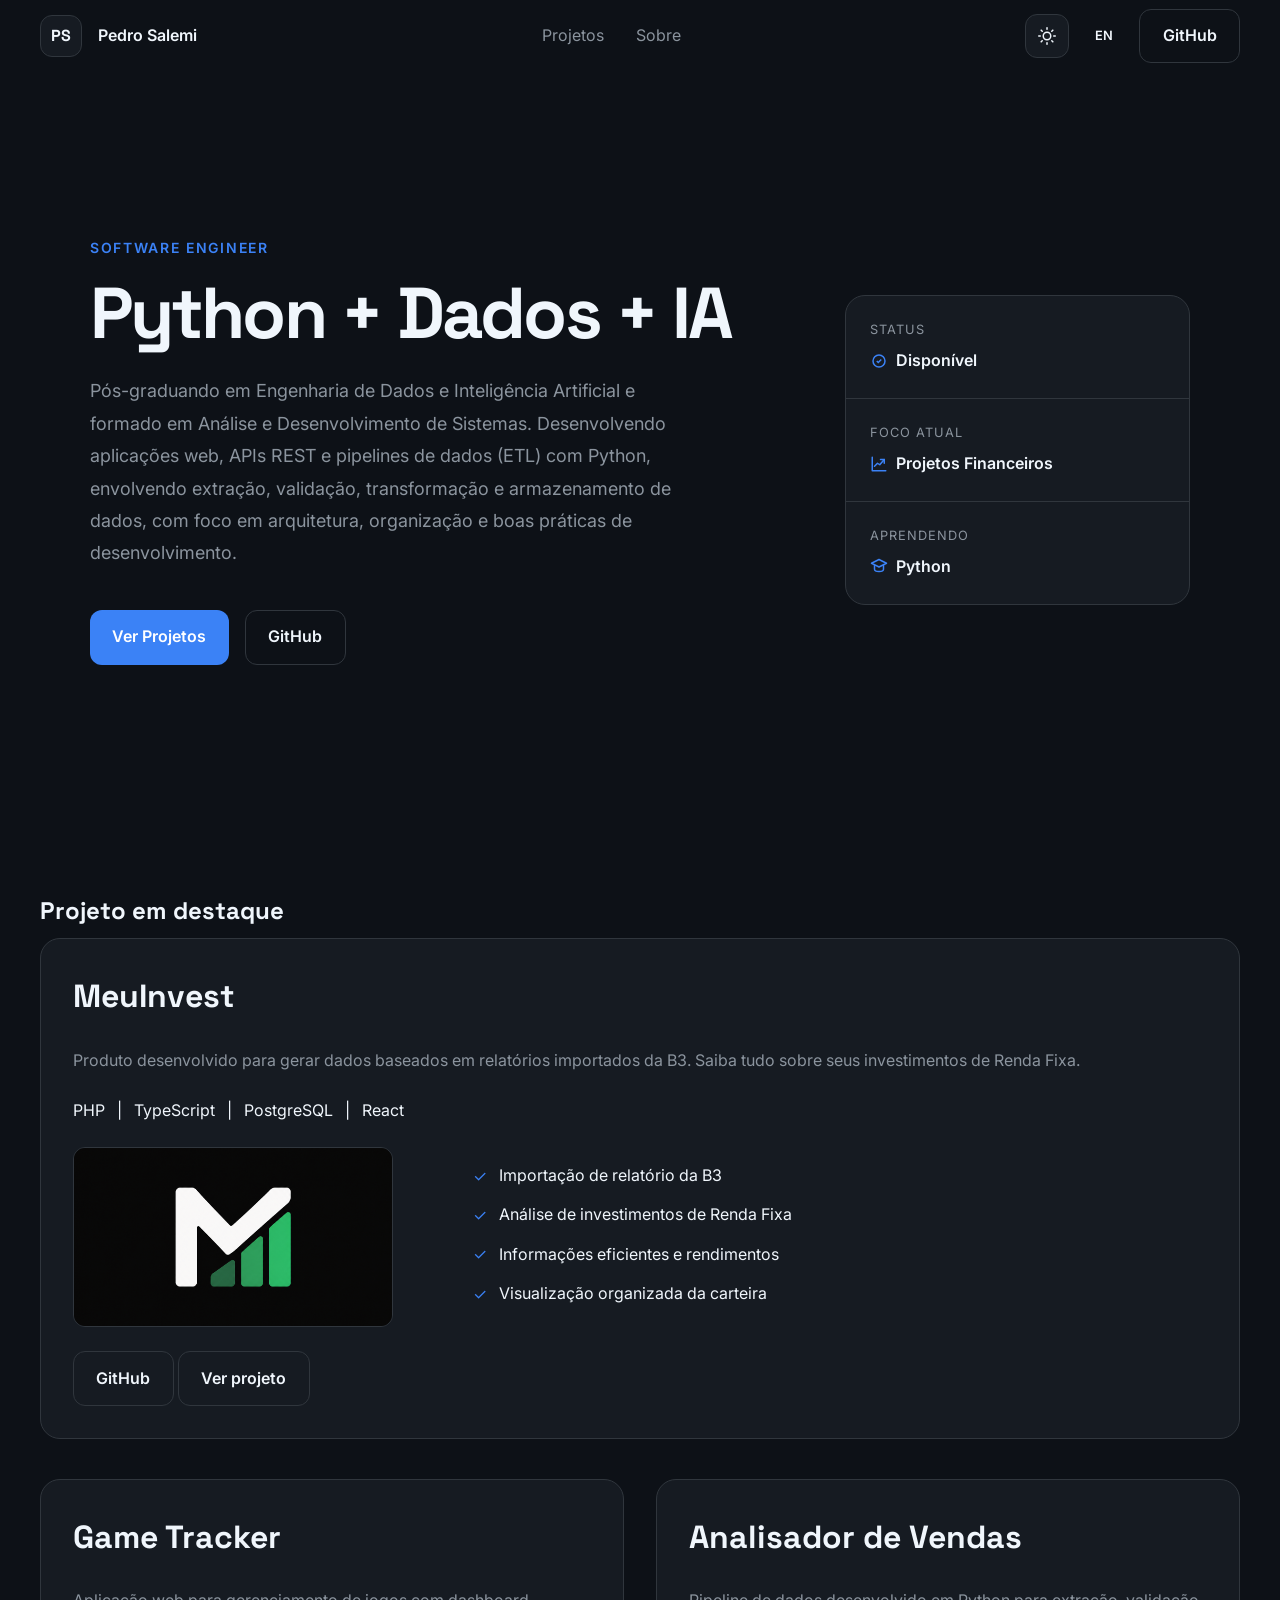
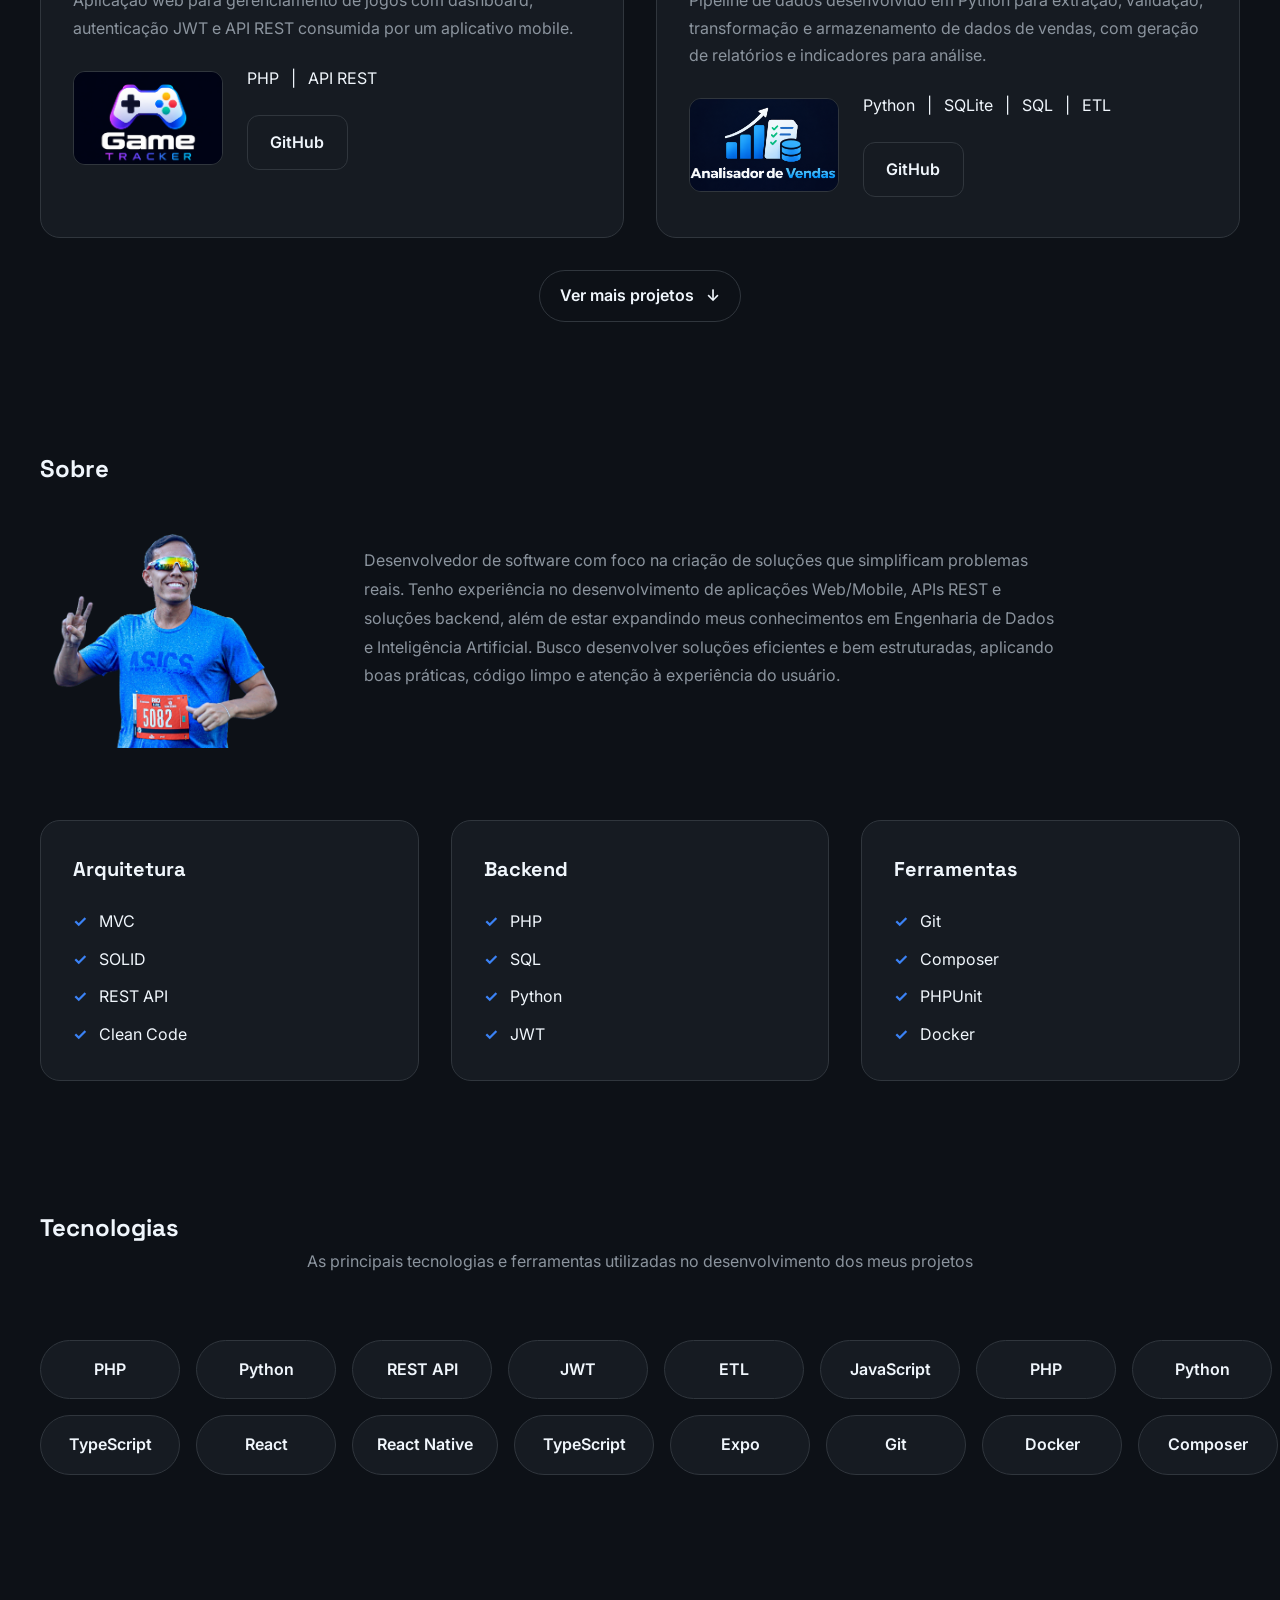
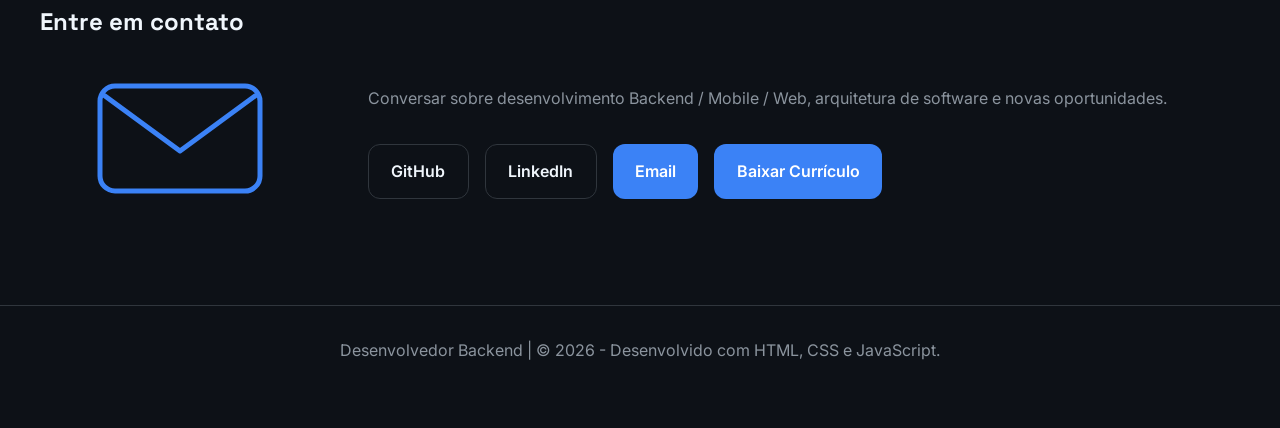
<file: index.html>
<!DOCTYPE html>
<html lang="pt-br">
<head>
    <meta charset="UTF-8">
    <meta name="viewport" content="width=device-width, initial-scale=1.0">
    <title>Pedro Salemi | Software Engineer</title>
    <meta 
        name="description"
        content="Portfólio de Pedro Salemi, desenvolvedor backend especializado em PHP, APIs REST, arquitetura de software e Mobile.">

    <link rel="preconnect" href="https://fonts.googleapis.com">
    <link rel="preconnect" href="https://fonts.gstatic.com" crossorigin>
    <link
        href="https://fonts.googleapis.com/css2?family=Inter:wght@400;500;600;700&family=Space+Grotesk:wght@500;700&display=swap"
        rel="stylesheet"
    >
    <link rel="stylesheet" href="assets/css/reset.css">
    <link rel="stylesheet" href="assets/css/variables.css">
    <link rel="stylesheet" href="assets/css/base.css">
    <link rel="stylesheet" href="assets/css/layout.css">
    <link rel="stylesheet" href="assets/css/components.css">
    <link rel="stylesheet" href="assets/css/sections.css">
    <link rel="stylesheet" href="assets/css/animations.css">
    <link rel="stylesheet" href="assets/css/responsive.css">
</head>
<body>
    <main id="app">

    </main>
    <script type="module" src="assets/js/main.js"></script>
</body>
</html>
</file>
<file: assets/css/variables.css>
/* Responsabilidade do arquivo: Cores, fontes, espa�amentos e tokens. */

:root {
    /* Colors */
    --color-background: #0D1117;
    --color-surface: #161B22;
    --color-border: #30363D;
    --color-text: #F0F6FC;
    --color-text-muted: #8B949E;
    --color-primary: #3B82F6;

    /* Typography */
    --font-title: "Space Grotesk", sans-serif;
    --font-body: "Inter", sans-serif;

    /* Layout */
    --container-width: 1200px;

    /* Border Radius */
    --radius-sm: 8px;
    --radius-md: 12px;
    --radius-lg: 20px;

    /* Spacing */
    --space-1: .5rem;
    --space-2: 1rem;
    --space-3: 1.5rem;
    --space-4: 2rem;
    --space-5: 3rem;
    --space-6: 4rem;
}

[data-theme="light"]{
    --color-background:#E5EAF0;
    --color-surface:#F4F7FA;
    --color-surface-hover:#FFFFFF;
    --color-text:#1F2937;
    --color-text-muted:#64748B;
    --color-border:#CBD5E1;
    --color-primary:#2563EB;
}

/* [data-theme="light"] .card,
[data-theme="light"] .project-card,
[data-theme="light"] .hero-panel,
[data-theme="light"] .info-card {
    box-shadow: 0 8px 24px rgba(15, 23, 42, 0.06);
} */
</file>
<file: assets/css/base.css>
/* Responsabilidade do arquivo: Estilos globais (body, a, button, etc.) */

body{
    background:var(--color-background);
    color:var(--color-text);
    font-family:var(--font-body);
    line-height:1.6;
    -webkit-font-smoothing:antialiased;
}

h1,
h2,
h3,
h4{
    font-family:var(--font-title);
    font-weight:700;
}

html{
    scroll-behavior:smooth;
}
</file>
<file: assets/css/layout.css>
/* Responsabilidade do arquivo: Containers, grid e estrutura. */

.container{
    /* O container ter� no m�ximo 1200px, mas sempre deixar� uma margem lateral de 1rem. */
    width:min(100% - 2rem, var(--container-width)); 
    margin-inline:auto;
}
</file>
<file: assets/css/components.css>
/* Responsabilidade do arquivo: BotÃµes, cards, badges, navbar... */

/* ==========================================================
   BUTTON
========================================================== */
.button {

    display: inline-flex;
    align-items: center;
    justify-content: center;
    padding: .85rem 1.4rem;
    border-radius: var(--radius-md);
    font-weight: 600;
    transition: .25s;
    cursor: pointer;
}

.button--primary {
    background: var(--color-primary);
    color: white;
}

.button--primary:hover {
    transform: translateY(-2px);
}

.button--secondary {
    border: 1px solid var(--color-border);
}

.button--secondary:hover {
    transform: translateY(-2px);
    border-color: rgba(59,130,246,.5);
}

.button--ghost{
    padding:0;
    background:none;
    border:none;
    color:var(--color-text-muted);
}

.button--ghost:hover{
    color:var(--color-primary);
}

/* ==========================================================
   navbar
========================================================== */
.navbar {
    position: fixed;
    inset: 0 0 auto 0;
    z-index: 1000;
    transition:
        background .25s ease,
        border-color .25s ease,
        backdrop-filter .25s ease;
}

.navbar__name{
    font-weight:600;
}

.navbar__container {
    height: 72px;
    display: flex;
    align-items: center;
    justify-content: space-between;
}

.navbar__content{
    height:72px;
    display:flex;
    align-items:center;
    justify-content:space-between;
}

.navbar__brand {
    display: flex;
    align-items: center;
    gap: var(--space-2);
}

.navbar__logo{
    width:42px;
    height:42px;
    display:grid;
    place-items:center;
    border-radius:12px;
    border:1px solid var(--color-border);
    background:var(--color-surface);
    font-family:var(--font-title);
    font-weight:700;
}

.navbar__nav {
    display: flex;
    gap: 2rem;
}

.navbar__nav a {
    position:relative;
    color:var(--color-text-muted);
    transition:.25s;
}

.navbar__nav a:hover {
    color: var(--color-text);
}

.navbar__nav a::after{
    content:"";
    position:absolute;
    left:0;
    bottom:-4px;
    width:0;
    height:2px;
    background:var(--color-primary);
    transition:.25s;
}

.navbar__nav a:hover::after{
    width:100%;
}

.navbar--scrolled {
    background: var(--color-surface);
    backdrop-filter:blur(14px);
    border-bottom:1px solid var(--color-border);
}

.navbar__actions{
    display:flex;
    align-items:center;
    gap:1rem;
}

/* ==========================================================
   project
========================================================== */
.project-card {
    padding: 2rem;
    margin-top: 8px;
    border: 1px solid var(--color-border);
    border-radius: 20px;
    background: var(--color-surface);
    display:flex;
    flex-direction:column;
    gap:1.5rem;
    transition:
        transform .25s ease,
        border-color .25s ease,
        box-shadow .25s ease;
}

.project-card__title {
    font-size: clamp(1.5rem, 3vw, 2rem);
}

.project-card__description {
    color: var(--color-text-muted);
    line-height: 1.7;
}

.project-card__stack {
    display: flex;
    flex-wrap: wrap;
    gap: .75rem;
}

.project-card__highlights {
    padding-left: 1.25rem;
    display: grid;
    gap: .75rem;
}

.project-card__actions {
    margin-top:auto;
}

.project-card:hover{
    transform:translateY(-6px);
    border-color: rgba(59,130,246,.5);
    box-shadow:0 12px 30px rgba(0,0,0,.25);
}

.project-card__header{
    display:flex;
    justify-content:space-between;
    align-items:flex-start;
    gap:1rem;
}

.project-card__featured{
    padding:.35rem .75rem;
    border-radius:999px;
    background:rgba(59,130,246,.12);
    color:var(--color-primary);
    font-size:.8rem;
    font-weight:600;
}

.project-card__highlights{
    margin-top: 15px;
    flex:2;
    list-style:none;
    padding:0;
    display:grid;
    gap:.75rem;
}

.project-card__highlights li{
    display:flex;
    align-items:center;
    gap:.75rem;
}

.project-card__highlights li::before{
    content:"✓";
    color:var(--color-primary);
    flex-shrink:0;
    margin-top:.1rem;
}

.project-card__image{
    flex:0 0 320px;
}

.project-card__image img{
    width:100%;
    display:block;
    border-radius:12px;
    border:1px solid var(--color-border);
    aspect-ratio:16/9;
    object-fit:cover;
    transition:transform .4s ease;
}

.project-card__content{
    display:flex;
    gap:5rem;
    align-items:flex-start;
}

.project-card--compact{
    height:100%;
    display:flex;
    flex-direction:column;
}

.project-card--compact .project-card__bottom {
    display: grid;
    grid-template-columns: 150px 1fr;
    gap: 1.5rem;
    align-items: center;
}

.project-card--compact .project-card__image {
    flex: none;
    width: 150px;
}

.project-card--compact .project-card__image img {
    width: 100%;
    display: block;
    aspect-ratio: 16 / 10;
    object-fit: cover;
}

.project-card--compact .project-card__details {
    display: flex;
    flex-direction: column;
    align-items: flex-start;
    gap: 1.5rem;
}

.projects__more {
    display: flex;
    justify-content: center;
    margin-top: 2.5rem;
}

.projects__more-button {
    display: inline-flex;
    align-items: center;
    gap: .75rem;
    padding: .75rem 1.25rem;
    border: 1px solid var(--color-border);
    border-radius: 999px;
    background: transparent;
    color: var(--color-text);
    font: inherit;
    font-weight: 600;
    cursor: pointer;
    transition:
        color .25s ease,
        border-color .25s ease,
        background-color .25s ease,
        transform .25s ease;
}

.projects__more-button:hover {
    border-color: var(--color-primary);
    color: var(--color-primary);
    background: var(--color-surface-hover);
    transform: translateY(-2px);
}

.projects__more-button span {
    transition: transform .25s ease;
}

.projects__more-button.is-active span {
    transform: rotate(180deg);
}

.projects__carousel-wrapper {
    display: grid;
    grid-template-rows: 0fr;
    opacity: 0;
    margin-top: 0;
    transition:
        grid-template-rows .5s ease,
        opacity .4s ease,
        margin-top .5s ease;
}

.projects__carousel-wrapper.is-visible {
    grid-template-rows: 1fr;
    opacity: 1;
    margin-top: 3rem;
}

.projects-carousel {
    min-height: 0;
}

.projects-carousel__viewport {
    overflow: hidden;
    padding: 4px;
    margin: -4px;
}

.projects-carousel__track {
    display: flex;
    transition: transform .5s ease;
}

.projects-carousel__slide {
    flex: 0 0 100%;
    min-width: 0;
    display: flex;
    justify-content: center;
    padding: 4px 4px 8px;
}

.projects-carousel__slide .project-card {
    width: 100%;
    max-width: 800px;
}

.projects-carousel__controls {
    display: flex;
    align-items: center;
    justify-content: center;
    gap: 1.5rem;

    margin-top: 1.5rem;
}

.projects-carousel__button {
    width: 42px;
    height: 42px;
    display: grid;
    place-items: center;
    border: 1px solid var(--color-border);
    border-radius: 50%;
    background: var(--color-surface);
    color: var(--color-text);
    font-size: 1.1rem;
    cursor: pointer;
    transition:
        color .25s ease,
        border-color .25s ease,
        background-color .25s ease,
        transform .25s ease;
}

.projects-carousel__button:hover {
    color: var(--color-primary);
    border-color: var(--color-primary);
    background: var(--color-surface-hover);
    transform: translateY(-2px);
}

.projects-carousel__button:disabled {
    opacity: .4;
    cursor: default;
    transform: none;
}

.projects-carousel__indicators {
    display: flex;
    align-items: center;
    gap: .5rem;
}

.projects-carousel__indicator {
    width: 7px;
    height: 7px;
    padding: 0;
    border: 0;
    border-radius: 50%;
    background: var(--color-border);
    cursor: pointer;
    transition:
        width .25s ease,
        background-color .25s ease;
}

.projects-carousel__indicator.is-active {
    width: 20px;
    border-radius: 999px;
    background: var(--color-primary);
}

/* ==========================================================
   info-card
========================================================== */
.info-card {
    padding: 2rem;
    margin-top: 8px;
    background: var(--color-surface);
    border: 1px solid var(--color-border);
    border-radius: 20px;
    transition:
        transform .25s ease,
        border-color .25s ease,
        box-shadow .25s ease;
}

.info-card:hover {
    transform: translateY(-3px);
    border-color: rgba(59, 130, 246, .5);
    box-shadow: 0 12px 30px rgba(0, 0, 0, .25);
}

.info-card__title {
    margin-bottom: 1.5rem;
    font-size: 1.25rem;
}

.info-card__list {
    display: grid;
    gap: .75rem;
    list-style: none;
    padding: 0;
}

.info-card__item {
    display: flex;
    align-items: center;
    gap: .75rem;
}

.info-card__item::before {
    content: "✓";
    color: var(--color-primary);
    font-weight: 700;
}



.info-item__value{
    display:flex;
    align-items:center;
    gap:.5rem;
}

.info-item__icon{
    width:18px;
    height:18px;
    display:flex;
    align-items:center;
    justify-content:center;
    color:var(--color-primary);
}

.info-item__icon svg{
    width:100%;
    height:100%;
}


.language-toggle {
    display: inline-flex;
    align-items: center;
    justify-content: center;
    min-width: 38px;
    height: 38px;
    padding: 0 8px;
    border: 1px solid var(--border-color);
    border-radius: 8px;
    background: transparent;
    color: var(--text-color);
    font: inherit;
    font-size: 0.8rem;
    font-weight: 600;
    cursor: pointer;
    transition:
        background-color 0.2s ease,
        border-color 0.2s ease,
        color 0.2s ease;
}

.language-toggle:hover {
    background: var(--surface-color);
}


.theme-toggle{
    width:44px;
    height:44px;
    display:flex;
    align-items:center;
    justify-content:center;
    border:1px solid var(--color-border);
    border-radius:12px;
    background:var(--color-surface);
    color:var(--color-text);
    cursor:pointer;
    transition:
        background .2s ease,
        border-color .2s ease,
        transform .2s ease;
}

.theme-toggle:hover{
    background:var(--color-surface-hover);
    border-color:var(--color-primary);
    transform:translateY(-2px);
}

.theme-toggle svg{
    width:18px;
    height:18px;
}

.case__topbar {
    display: flex;
    align-items: center;
    justify-content: space-between;
    margin-bottom: 3rem;
}
</file>
<file: assets/css/sections.css>
#projects{
    scroll-margin-top:96px;
}

/* ********************* 
    hero
   ********************* */
.hero {
    min-height: calc(100vh - 72px);
    padding-top: 72px;
    display: flex;
    align-items: center;
}

.hero__eyebrow {
    display: inline-block;
    margin-bottom: 1rem;
    font-size: .875rem;
    font-weight: 600;
    text-transform: uppercase;
    letter-spacing: .12em;
    color: var(--color-primary);
}

.hero__title {
    margin-bottom: 1.5rem;
    font-size: clamp(3rem, 6vw, 4.5rem);
    line-height: 1.05;
    letter-spacing: -.04em;
    font-family: var(--font-title);
}

.hero .container {
    max-width:1100px;
}

.hero__content{
    display:grid;
    grid-template-columns:2fr 1fr;
    gap:4rem;
    align-items:center;
}

.hero-panel{
    display:flex;
    flex-direction:column;
    border:1px solid var(--color-border);
    border-radius:20px;
    background:var(--color-surface);
    overflow:hidden;
}

.hero__description {
    max-width: 620px;
    margin-bottom: 2.5rem;
    font-size: 1.125rem;
    line-height: 1.8;
    color: var(--color-text-muted);
}

.hero__actions {
    display: flex;
    gap: 1rem;
    margin-top: var(--space-4);
}

/* ********************* 
    info-item
   ********************* */
.info-item{
    padding:1.5rem;
}

.info-item:not(:last-child){
    border-bottom:1px solid var(--color-border);
}

.info-item__label{
    display:block;
    margin-bottom:.5rem;
    font-size:.8rem;
    text-transform:uppercase;
    letter-spacing:.08em;
    color:var(--color-text-muted);
}

.info-item__value{
    font-size:1rem;
    font-weight:600;
}

.projects {
    padding: 4rem 0;
}

.projects__grid{
    margin-top:2rem;
    display:grid;
    grid-template-columns:repeat(2,1fr);
    gap:2rem;
}

/* ********************* 
    about
   ********************* */
.about {
    padding: 4rem 0;
}

.about__content{
    flex:1;
}

.about__intro{
    display:flex;
    align-items:center;
    gap:4rem;
    margin-bottom:4rem;
}

.about__photo{
    flex:0 0 260px;
}

.about__photo img{
    width:100%;
    display:block;
    /* aspect-ratio:4/5; */
    object-fit:cover;
}

.about__description{
    max-width:700px;
    color:var(--color-text-muted);
    line-height:1.8;
    text-align:left;
}

.about__grid {
    display: grid;
    grid-template-columns: repeat(3, 1fr);
    gap: 2rem;
}

/* *********************

   skills

   ********************* */

.skills {
    padding: 4rem 0;
    overflow: hidden;
}

.skills__description {
    max-width: 700px;
    margin: 0 auto 4rem;
    color: var(--color-text-muted);
    text-align: center;
    line-height: 1.8;
}

.skills__marquee {
    display: flex;
    flex-direction: column;
    gap: 1rem;
    width: 100%;
}

.skills__track {
    display: flex;
    width: max-content;
    gap: 1rem;
}

.skills__track--left {
    animation: skills-scroll-left 30s linear infinite;
}

.skills__track--right {
    animation: skills-scroll-right 30s linear infinite;
}

.skills__item {
    display: flex;
    align-items: center;
    justify-content: center;

    min-width: 140px;
    padding: 1rem 1.5rem;

    border: 1px solid var(--color-border);
    border-radius: 999px;

    background: var(--color-surface);
    color: var(--color-text);

    font-weight: 600;
    white-space: nowrap;

    transition:
        transform .25s ease,
        border-color .25s ease,
        background-color .25s ease,
        color .25s ease;
}

.skills__item:hover {
    transform: translateY(-4px);
    border-color: var(--color-primary);
    background: var(--color-surface-hover);
    color: var(--color-primary);
}

.skills__marquee:hover .skills__track {
    animation-play-state: paused;
}

@keyframes skills-scroll-left {
    from {
        transform: translateX(0);
    }

    to {
        transform: translateX(-50%);
    }
}

@keyframes skills-scroll-right {
    from {
        transform: translateX(-50%);
    }

    to {
        transform: translateX(0);
    }
}



/* *********************
    contact
   ********************* */
.contact {
    padding: 4rem 0;
    text-align: left;
}

.contact__content {
    display: grid;
    grid-template-columns: 280px 1fr;
    align-items: center;
    gap: 48px;
}

.contact__info {
    min-width: 0;
}

.contact__description {
    max-width: 900px;
    margin: 0 0 2rem;
    color: var(--color-text-muted);
    line-height: 1.8;
}

.contact__actions {
    display: flex;
    flex-wrap: wrap;
    justify-content: flex-start;
    gap: 1rem;
}

.contact__visual {
    display: flex;
    align-items: center;
    justify-content: center;
}

.contact__icon {
    width: 200px;
    height: 200px;
    color: var(--color-primary);
    stroke-width: 1.2;
    flex-shrink: 0;
}



/* ********************* 
    footer
   ********************* */
.footer {
    padding: 2rem 0;
    border-top: 1px solid var(--color-border);
    text-align: center;
}

.footer__name {
    font-size: 1.5rem;
    margin-bottom: .5rem;
}

.footer__role {
    color: var(--color-text-muted);
    margin-bottom: 2rem;
}

.footer__actions {
    display: flex;
    justify-content: center;
    gap: 1rem;
    margin-bottom: 2rem;
    flex-wrap: wrap;
}

.footer__copyright {
    color: var(--color-text-muted);
    font-size: .9rem;
}

/* *********************
    Case
********************* */

.case {
    padding: 3rem 0 8rem;
}

.overview {
    display: grid;
    gap: 4rem;
    margin-top: 5rem;
}

.overview-item {
    max-width: 800px;
}

.overview-item__title {
    margin-bottom: 1rem;

    font-size: 2rem;
    font-family: var(--font-title);
}

.overview-item__content {
    color: var(--color-text-muted);
    line-height: 1.9;
}

/* *********************
    Case Header
********************* */

.case-header{
    max-width:900px;
    margin-bottom:5rem;
}

.case-header__eyebrow{
    margin-top: 10px;
    display:inline-block;
    margin-bottom:1rem;
    font-size:.875rem;
    font-weight:600;
    text-transform:uppercase;
    letter-spacing:.12em;
    color:var(--color-primary);
}

.case-header__title{
    margin-bottom:1.5rem;
    font-size:clamp(3rem, 6vw, 4.5rem);
    line-height:1.05;
    letter-spacing:-.04em;
    font-family:var(--font-title);
}

.case-header__description{
    max-width:760px;
    margin-bottom:2rem;
    font-size:1.125rem;
    line-height:1.9;
    color:var(--color-text-muted);
}

.case-header__actions{
    display:flex;
    flex-wrap:wrap;
    gap:1rem;
}

/* *********************
    Role
********************* */

.role{
    margin-top:5rem;
    max-width:900px;
}

.role__title{
    margin-bottom:1.5rem;
    font-size:2rem;
    font-family:var(--font-title);
}

.role__type{
    margin-bottom:1rem;
    font-weight:600;
    color:var(--color-text);
}

.role__description{
    color:var(--color-text-muted);
    line-height:1.9;
}

/* *********************
    Contributions
********************* */

.contributions{
    margin-top:5rem;
}

.contributions__title{
    margin-bottom:2rem;
    font-size:2rem;
    font-family:var(--font-title);
}

.contributions__list{
    display:grid;
    gap:1rem;
    list-style:none;
    padding:0;
    max-width:700px;
}

.contributions__list li{
    display:flex;
    align-items:center;
    gap:1rem;
    padding:1rem 1.25rem;
    border:1px solid var(--color-border);
    border-radius:14px;
    background:var(--color-surface);

}

.contributions__list li::before{
    content:"✓";
    color:var(--color-primary);
    font-weight:700;

}

/* *********************
    Technology
********************* */
.technology{
    margin-top:5rem;
}

.technology__grid{
    display:grid;
    grid-template-columns:repeat(2, 1fr);
    gap:2rem;
}

.technology__title{
    margin-bottom:2.5rem;
    font-size:2rem;
    font-family:var(--font-title);
}

.technology-group:not(:last-child){
    margin-bottom:2rem;
}

.technology-group__title{
    margin-bottom:1rem;
    font-size:1rem;
    font-weight:600;
    color:var(--color-text);
}

.technology-group__badges{
    display:flex;
    flex-wrap:wrap;
    gap:.75rem;
}

/* *********************
    Architecture
********************* */
.architecture{
    margin-top:5rem;
}

.architecture__title{
    margin-bottom:1.5rem;
    font-size:2rem;
    font-family:var(--font-title);
}

.architecture__description{
    max-width:850px;
    margin-bottom:2.5rem;
    color:var(--color-text-muted);
    line-height:1.9;
}

.architecture__grid{
    display:grid;
    grid-template-columns:repeat(2,1fr);
    gap:1.5rem;
}

.architecture-card{
    padding:1.5rem;
    border:1px solid var(--color-border);
    border-radius:16px;
    background:var(--color-surface);
}

.architecture-card__title{
    margin-bottom:.75rem;
    font-size:1.125rem;
    font-weight:600;
}

.architecture-card__description{
    color:var(--color-text-muted);
    line-height:1.7;
}

/* **************************
    Architecture Diagram
*************************** */
.architecture-diagram{
    display:flex;
    flex-direction:column;
    align-items:center;
    gap:.5rem;
    margin:3rem 0 4rem;
}

.architecture-diagram__step{
    display:flex;
    flex-direction:column;
    align-items:center;
}

.architecture-diagram__box{
    min-width:220px;
    padding:1rem 2rem;
    border:1px solid var(--color-border);
    border-radius:16px;
    background:var(--color-surface);
    text-align:center;
    font-weight:600;
    transition:
        transform .2s ease,
        border-color .2s ease;
}

.architecture-diagram__box:hover{
    transform:translateY(-3px);
    border-color:var(--color-primary);
}

.architecture-diagram__arrow{
    margin:.5rem 0;
    color:var(--color-primary);
    font-size:1.5rem;
    font-weight:700;
}

/* *********************
    Challenges
********************* */
.challenges{
    margin-top:5rem;
}

.challenges__title{
    margin-bottom:2rem;
    font-size:2rem;
    font-family:var(--font-title);
}

.challenges__grid{
    display:grid;
    gap:2rem;
}

.challenge-card{
    padding:2rem;
    border:1px solid var(--color-border);
    border-radius:20px;
    background:var(--color-surface);
}

.challenge-card__title{
    margin-bottom:2rem;
    color:var(--color-primary);
    font-size:1.25rem;
}

.challenge-card__block:not(:last-child){
    margin-bottom:1.5rem;
}

.challenge-card__block h4{
    margin-bottom:.5rem;
    font-size:.95rem;
    text-transform:uppercase;
    letter-spacing:.08em;
    color:var(--color-text);
}

.challenge-card__block p{
    color:var(--color-text-muted);
    line-height:1.8;
}

/* *********************
    Gallery
********************* */

.gallery{
    margin-top:5rem;
}

.gallery__title{
    margin-bottom:2rem;
    font-size:2rem;
    font-family:var(--font-title);
}

.gallery__grid{
    display:grid;
    gap:2rem;
}

.gallery-card{
    overflow:hidden;
    border:1px solid var(--color-border);
    border-radius:20px;
    background:var(--color-surface);
}

.gallery-card__image{
    width:100%;
    display:block;
    aspect-ratio:16/9;
    object-fit:cover;
}

.gallery-card__content{
    padding:1.5rem;
}

.gallery-card__title{
    margin-bottom:.75rem;
}

.gallery-card__description{
    color:var(--color-text-muted);
    line-height:1.7;
}

.gallery__video {
    width: 100%;
    max-width: 900px;
    margin: 0 auto 3rem;
    aspect-ratio: 16 / 9;
    overflow: hidden;
    border-radius: 16px;
}

.gallery__video iframe {
    width: 100%;
    height: 100%;
    display: block;
    border: 0;
}
</file>
<file: assets/css/animations.css>
/* Responsabilidade do arquivo: Todas as anima��es. */
[data-reveal]{
    opacity:0;
    transform:translateY(32px);
    transition:
        opacity .7s ease,
        transform .7s ease;
}

[data-reveal].revealed{
    opacity:1;
    transform:translateY(0);
}
</file>
<file: assets/css/responsive.css>
/* Responsabilidade do arquivo: Media queries */
/* Desktop */
@media (max-width: 1200px) {
    .container{
        padding-inline:2rem;
    }
}

/* Tablet */
@media (max-width: 992px) {
    .hero__content{
        grid-template-columns:1fr;
        gap:2.5rem;
    }
    .project-card__content{
        flex-direction:column;
    }
    .project-card__image{
        flex:none;
    }
    .skills__grid{
        grid-template-columns:repeat(2,1fr);
    }
}

/* Mobile */
@media (max-width: 768px) {
    .container{
        padding-inline:1.25rem;
    }
    .navbar__name{
        display:none;
    }
    .navbar__nav{
        gap:1rem;
    }
    .hero{
        min-height:auto;
        padding-top:6rem;
        padding-bottom:4rem;
    }
    .hero__title{
        font-size:2.8rem;
    }
    .hero__right{
        max-width:380px;
        width:100%;
    }
    .projects__grid{
        grid-template-columns:1fr;
    }
    .about__intro{
        flex-direction:column;
    }
    .about__content{
        text-align:center;
    }
     .about__grid{
        grid-template-columns:1fr;
    }
    .skills__grid{
        grid-template-columns:1fr;
    }
    .contact__content {
        grid-template-columns: 1fr;
        gap: 1.5rem;
    }
    .contact__visual {
        justify-content: center;
    }
    .contact__info {
        text-align: center;
    }
    .contact__description {
        margin: 1.5rem auto 2rem;
    }
    .contact__actions {
        flex-direction: column;
        align-items: stretch;
    }
    .contact__icon {
        width: 100px;
        height: 100px;
    }
}
</file>
